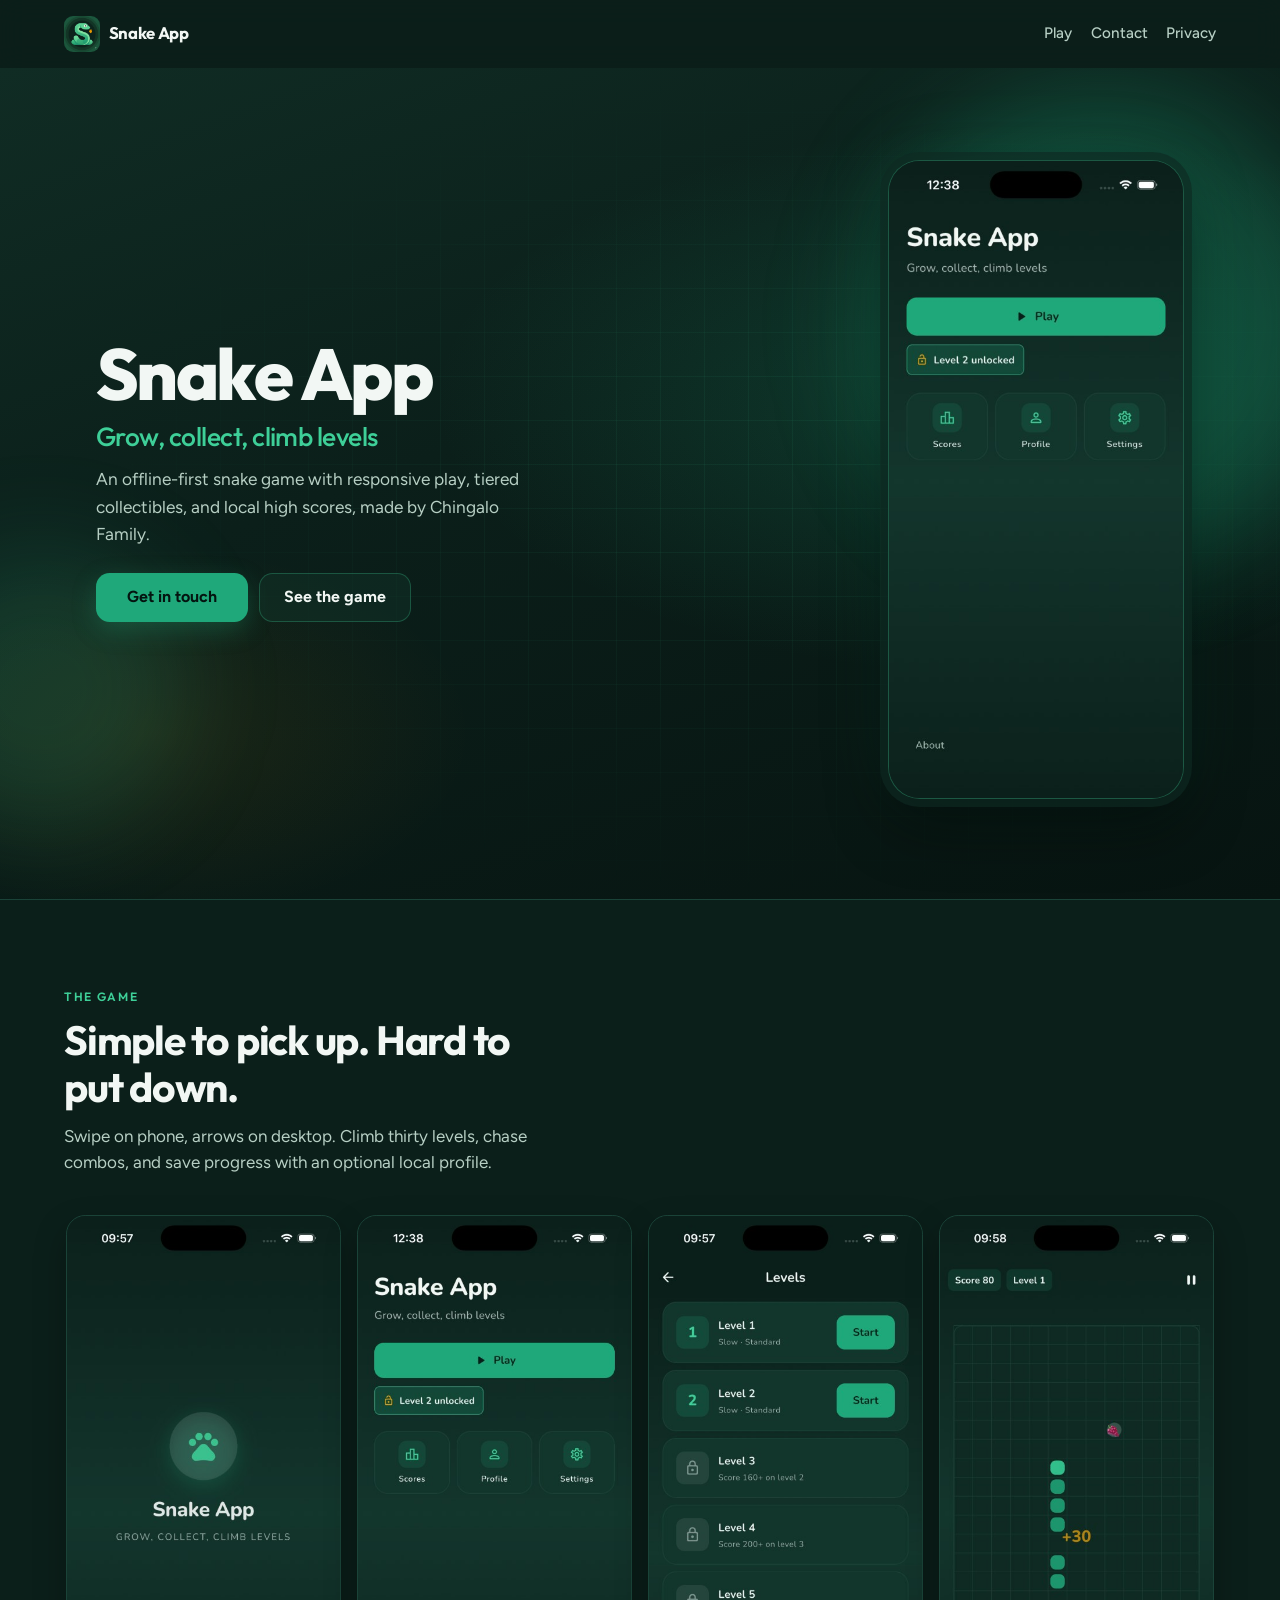
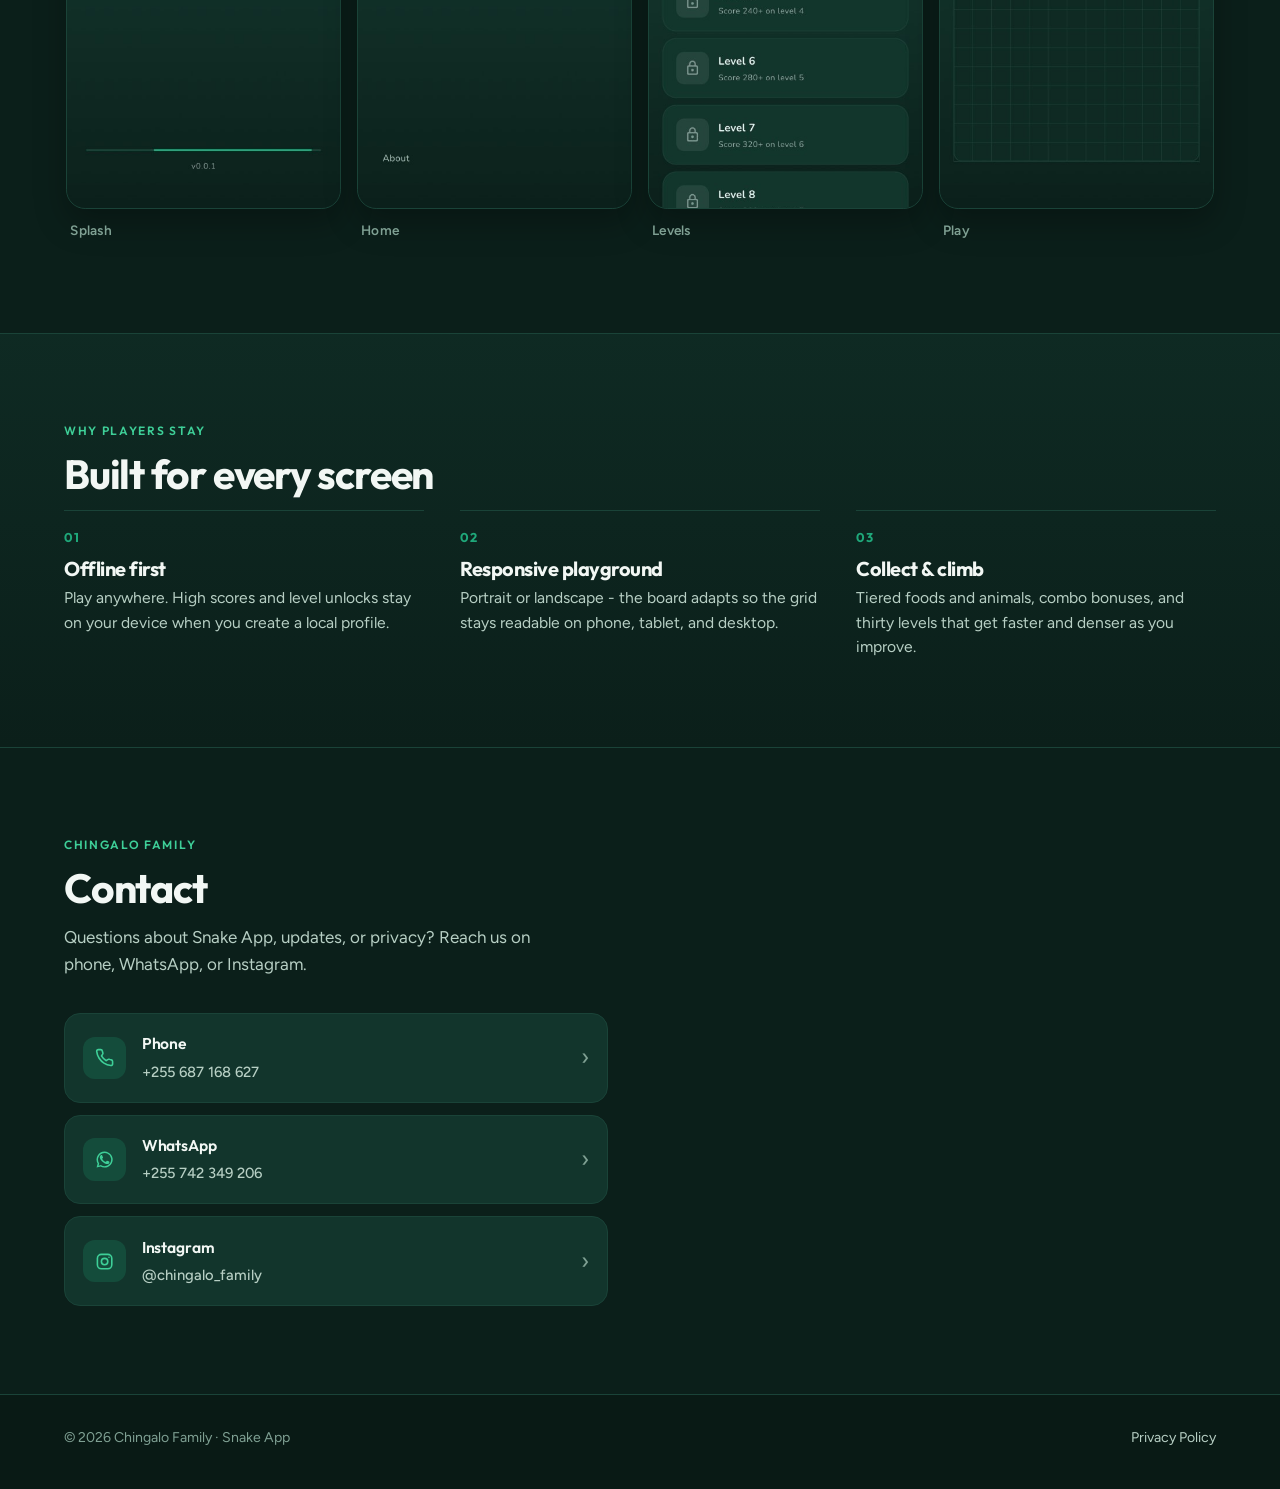
<file: index.html>
<!DOCTYPE html>
<html lang="en">
<head>
  <meta charset="utf-8" />
  <meta name="viewport" content="width=device-width, initial-scale=1" />
  <meta name="description" content="Snake App by Chingalo Family — grow, collect, and climb levels in an offline-first snake game for every screen." />
  <meta name="theme-color" content="#0B1F1A" />
  <meta property="og:title" content="Snake App" />
  <meta property="og:description" content="Grow, collect, climb levels — an engaging offline snake game by Chingalo Family." />
  <meta property="og:image" content="assets/app-icon.png" />
  <title>Snake App</title>
  <link rel="icon" href="assets/app-icon.png" type="image/png" />
  <link rel="apple-touch-icon" href="assets/app-icon.png" />
  <link rel="preconnect" href="https://fonts.googleapis.com" />
  <link rel="preconnect" href="https://fonts.gstatic.com" crossorigin />
  <link href="https://fonts.googleapis.com/css2?family=Figtree:wght@400;500;600;700&family=Outfit:wght@500;600;700;800&display=swap" rel="stylesheet" />
  <link rel="stylesheet" href="css/styles.css" />
</head>
<body>
  <a class="skip-link" href="#main">Skip to content</a>

  <header class="site-header">
    <div class="site-header__inner">
      <a class="brand-lockup" href="index.html" aria-label="Snake App home">
        <img src="assets/app-icon.png" width="36" height="36" alt="" />
        Snake App
      </a>
      <nav class="nav-links" aria-label="Primary">
        <a href="#play">Play</a>
        <a href="#contact">Contact</a>
        <a href="privacy.html">Privacy</a>
      </nav>
    </div>
  </header>

  <main id="main">
    <section class="hero" aria-label="Introduction">
      <div class="hero__atmosphere" aria-hidden="true">
        <div class="hero__grid"></div>
        <div class="hero__glow hero__glow--a"></div>
        <div class="hero__glow hero__glow--b"></div>
      </div>
      <div class="hero__content">
        <div class="hero__copy">
          <p class="hero__brand">Snake App</p>
          <h1 class="hero__headline">Grow, collect, climb levels</h1>
          <p class="hero__lede">
            An offline-first snake game with responsive play, tiered collectibles, and local high scores, made by Chingalo Family.
          </p>
          <div class="cta-row">
            <a class="btn btn--primary" href="#contact">Get in touch</a>
            <a class="btn btn--ghost" href="#play">See the game</a>
          </div>
        </div>
        <div class="hero__device" aria-hidden="true">
          <div class="device">
            <img src="assets/screenshots/home.png" alt="" />
          </div>
        </div>
      </div>
    </section>

    <section class="section" id="play">
      <div class="section__inner">
        <p class="section__eyebrow reveal">The game</p>
        <h2 class="section__title reveal">Simple to pick up. Hard to put down.</h2>
        <p class="section__lede reveal">
          Swipe on phone, arrows on desktop. Climb thirty levels, chase combos, and save progress with an optional local profile.
        </p>
        <div class="shot-rail reveal" aria-label="App screenshots">
          <figure>
            <div class="shot-frame">
              <img src="assets/screenshots/splash.png" alt="Snake App splash branding" loading="lazy" />
            </div>
            <figcaption>Splash</figcaption>
          </figure>
          <figure>
            <div class="shot-frame">
              <img src="assets/screenshots/home.png" alt="Snake App home screen with Play and navigation" loading="lazy" />
            </div>
            <figcaption>Home</figcaption>
          </figure>
          <figure>
            <div class="shot-frame">
              <img src="assets/screenshots/levels.png" alt="Level select list with unlock requirements" loading="lazy" />
            </div>
            <figcaption>Levels</figcaption>
          </figure>
          <figure>
            <div class="shot-frame">
              <img src="assets/screenshots/play.png" alt="Gameplay board with score and snake" loading="lazy" />
            </div>
            <figcaption>Play</figcaption>
          </figure>
        </div>
      </div>
    </section>

    <section class="section section--raised" id="features">
      <div class="section__inner">
        <p class="section__eyebrow reveal">Why players stay</p>
        <h2 class="section__title reveal">Built for every screen</h2>
        <ul class="feature-list">
          <li class="reveal">
            <span class="feature-list__index" aria-hidden="true">01</span>
            <h3>Offline first</h3>
            <p>Play anywhere. High scores and level unlocks stay on your device when you create a local profile.</p>
          </li>
          <li class="reveal">
            <span class="feature-list__index" aria-hidden="true">02</span>
            <h3>Responsive playground</h3>
            <p>Portrait or landscape - the board adapts so the grid stays readable on phone, tablet, and desktop.</p>
          </li>
          <li class="reveal">
            <span class="feature-list__index" aria-hidden="true">03</span>
            <h3>Collect &amp; climb</h3>
            <p>Tiered foods and animals, combo bonuses, and thirty levels that get faster and denser as you improve.</p>
          </li>
        </ul>
      </div>
    </section>

    <section class="section" id="contact">
      <div class="section__inner">
        <p class="section__eyebrow reveal">Chingalo Family</p>
        <h2 class="section__title reveal">Contact</h2>
        <p class="section__lede reveal">
          Questions about Snake App, updates, or privacy? Reach us on phone, WhatsApp, or Instagram.
        </p>
        <div class="contact-actions reveal">
          <a class="contact-link" href="tel:+255687168627">
            <span class="contact-link__icon" aria-hidden="true">
              <svg viewBox="0 0 24 24" width="20" height="20" fill="none" stroke="currentColor" stroke-width="2" stroke-linecap="round" stroke-linejoin="round">
                <path d="M22 16.92v3a2 2 0 0 1-2.18 2 19.79 19.79 0 0 1-8.63-3.07 19.5 19.5 0 0 1-6-6A19.79 19.79 0 0 1 2.12 4.18 2 2 0 0 1 4.11 2h3a2 2 0 0 1 2 1.72c.13.81.36 1.6.68 2.35a2 2 0 0 1-.45 2.11L8.09 9.91a16 16 0 0 0 6 6l1.73-1.25a2 2 0 0 1 2.11-.45c.75.32 1.54.55 2.35.68A2 2 0 0 1 22 16.92z"/>
              </svg>
            </span>
            <span class="contact-link__text">
              <strong>Phone</strong>
              <span>+255 687 168 627</span>
            </span>
            <span class="contact-link__chevron" aria-hidden="true">›</span>
          </a>
          <a class="contact-link" href="https://wa.me/255742349206" target="_blank" rel="noopener noreferrer">
            <span class="contact-link__icon" aria-hidden="true">
              <svg viewBox="0 0 24 24" width="20" height="20" fill="currentColor">
                <path d="M17.47 14.38c-.3-.15-1.77-.87-2.04-.97-.27-.1-.47-.15-.67.15-.2.3-.77.97-.95 1.17-.17.2-.35.22-.65.07-.3-.15-1.26-.46-2.4-1.48-.89-.79-1.49-1.77-1.66-2.07-.17-.3-.02-.46.13-.61.13-.13.3-.35.45-.52.15-.17.2-.3.3-.5.1-.2.05-.37-.02-.52-.07-.15-.67-1.62-.92-2.22-.24-.58-.49-.5-.67-.51h-.57c-.2 0-.52.07-.79.37-.27.3-1.04 1.02-1.04 2.48s1.07 2.88 1.22 3.08c.15.2 2.1 3.2 5.08 4.49.71.31 1.26.49 1.69.63.71.23 1.36.2 1.87.12.57-.09 1.77-.72 2.02-1.42.25-.7.25-1.3.17-1.42-.07-.12-.27-.2-.57-.35z"/>
                <path d="M12 2a10 10 0 0 0-8.66 15.01L2 22l5.11-1.34A10 10 0 1 0 12 2zm0 18.2a8.2 8.2 0 0 1-4.18-1.14l-.3-.18-3.03.8.81-2.95-.2-.31A8.2 8.2 0 1 1 12 20.2z"/>
              </svg>
            </span>
            <span class="contact-link__text">
              <strong>WhatsApp</strong>
              <span>+255 742 349 206</span>
            </span>
            <span class="contact-link__chevron" aria-hidden="true">›</span>
          </a>
          <a class="contact-link" href="https://www.instagram.com/chingalo_family/" target="_blank" rel="noopener noreferrer">
            <span class="contact-link__icon" aria-hidden="true">
              <svg viewBox="0 0 24 24" width="20" height="20" fill="none" stroke="currentColor" stroke-width="2" stroke-linecap="round" stroke-linejoin="round">
                <rect x="3" y="3" width="18" height="18" rx="5"/>
                <circle cx="12" cy="12" r="4"/>
                <circle cx="17.5" cy="6.5" r="1" fill="currentColor" stroke="none"/>
              </svg>
            </span>
            <span class="contact-link__text">
              <strong>Instagram</strong>
              <span>@chingalo_family</span>
            </span>
            <span class="contact-link__chevron" aria-hidden="true">›</span>
          </a>
        </div>
      </div>
    </section>
  </main>

  <footer class="site-footer">
    <div class="site-footer__inner">
      <p>© <span id="year"></span> Chingalo Family · Snake App</p>
      <p>
        <a href="privacy.html">Privacy Policy</a>
      </p>
    </div>
  </footer>

  <script>
    document.getElementById("year").textContent = String(new Date().getFullYear());
  </script>
  <script src="js/main.js" defer></script>
</body>
</html>
</file>
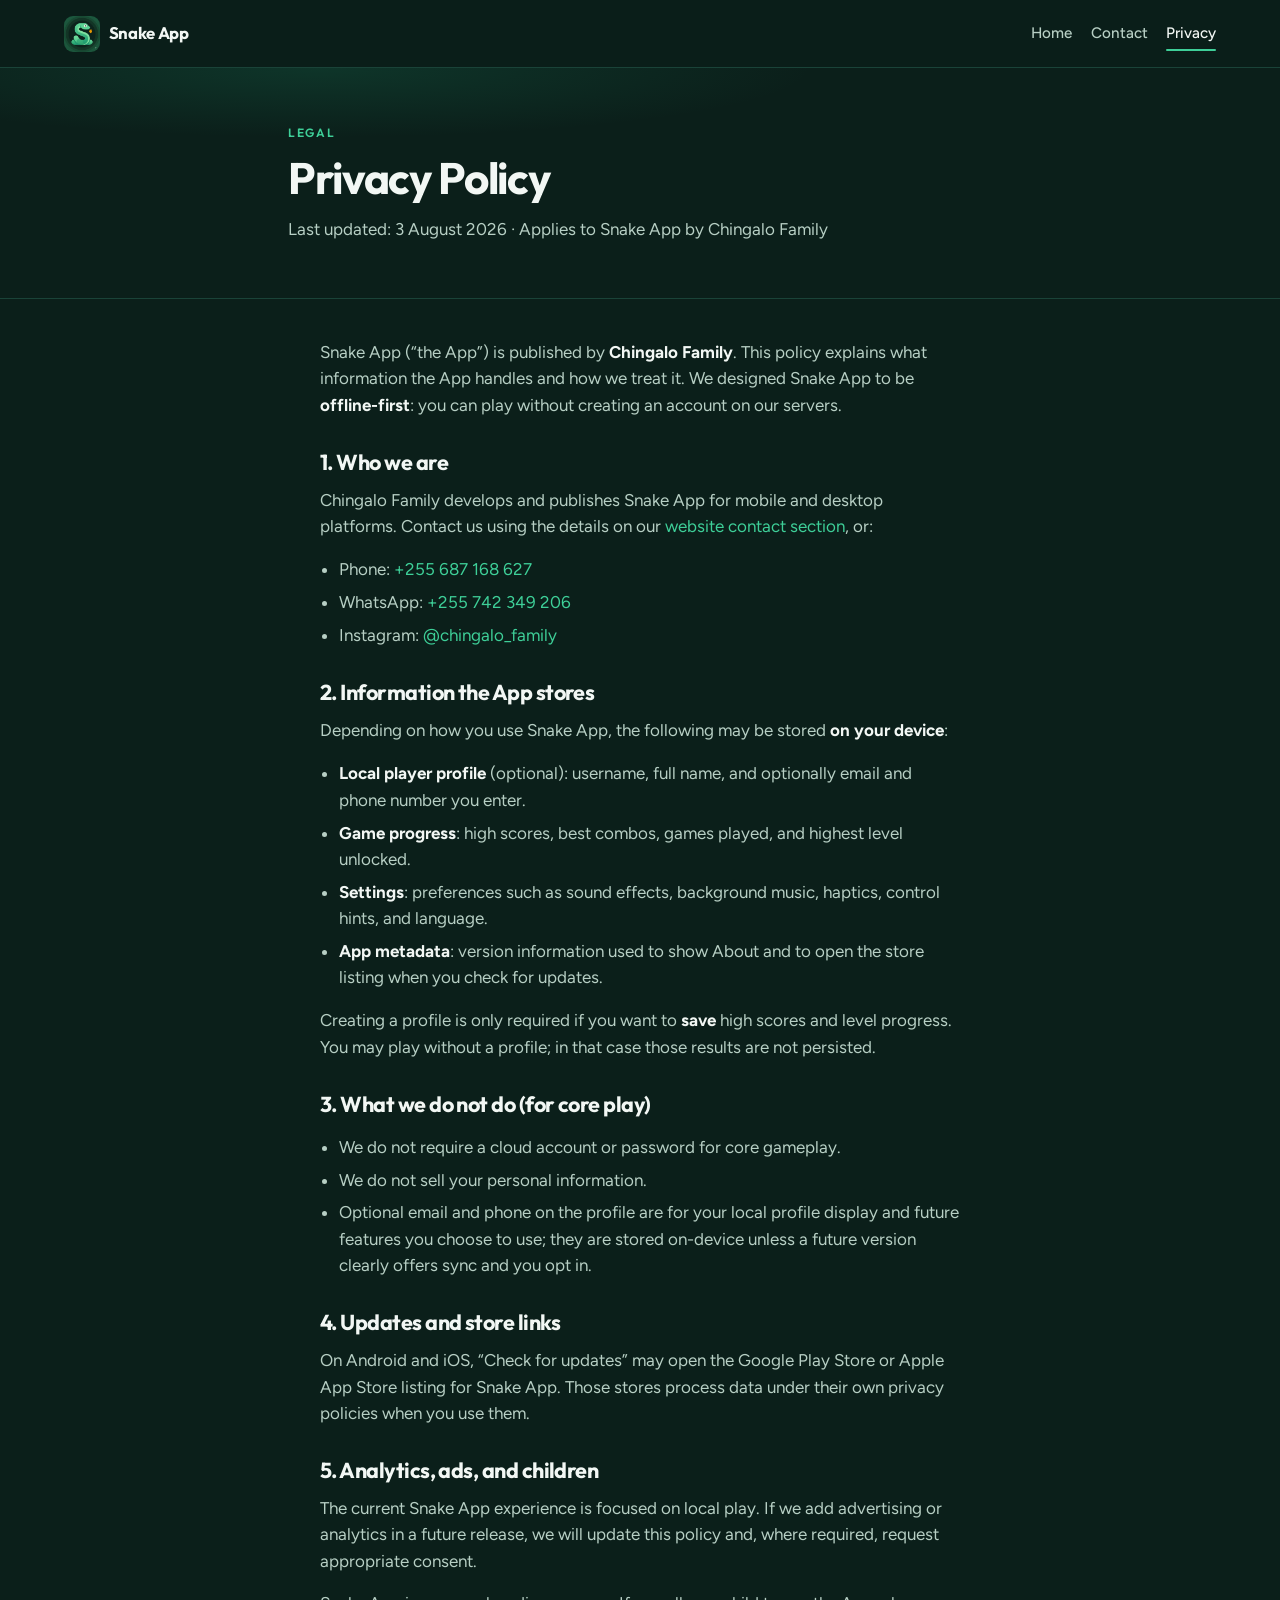
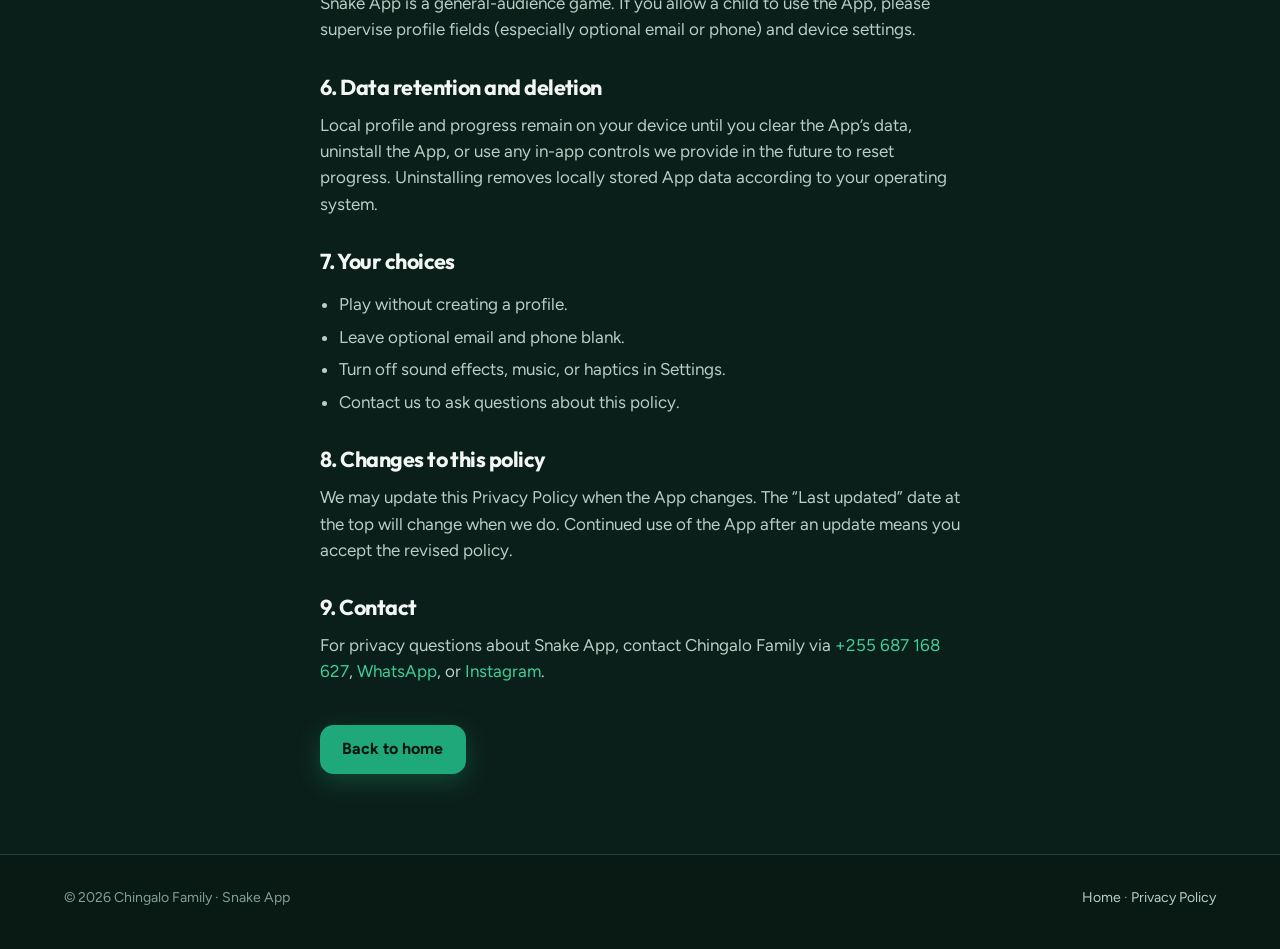
<file: privacy.html>
<!DOCTYPE html>
<html lang="en">
<head>
  <meta charset="utf-8" />
  <meta name="viewport" content="width=device-width, initial-scale=1" />
  <meta name="description" content="Privacy Policy for Snake App by Chingalo Family." />
  <meta name="theme-color" content="#0B1F1A" />
  <title>Privacy Policy — Snake App</title>
  <link rel="icon" href="assets/app-icon.png" type="image/png" />
  <link rel="apple-touch-icon" href="assets/app-icon.png" />
  <link rel="preconnect" href="https://fonts.googleapis.com" />
  <link rel="preconnect" href="https://fonts.gstatic.com" crossorigin />
  <link href="https://fonts.googleapis.com/css2?family=Figtree:wght@400;500;600;700&family=Outfit:wght@500;600;700;800&display=swap" rel="stylesheet" />
  <link rel="stylesheet" href="css/styles.css" />
</head>
<body>
  <a class="skip-link" href="#main">Skip to content</a>

  <header class="site-header site-header--page">
    <div class="site-header__inner">
      <a class="brand-lockup" href="index.html">
        <img src="assets/app-icon.png" width="36" height="36" alt="" />
        Snake App
      </a>
      <nav class="nav-links" aria-label="Primary">
        <a href="index.html">Home</a>
        <a href="index.html#contact">Contact</a>
        <a href="privacy.html" aria-current="page">Privacy</a>
      </nav>
    </div>
  </header>

  <main id="main">
    <div class="page-hero">
      <div class="section__inner">
        <p class="section__eyebrow">Legal</p>
        <h1 class="section__title">Privacy Policy</h1>
        <p class="meta">Last updated: 3 August 2026 · Applies to Snake App by Chingalo Family</p>
      </div>
    </div>

    <article class="prose">
      <p>
        Snake App (“the App”) is published by <strong>Chingalo Family</strong>. This policy explains what information the App handles and how we treat it.
        We designed Snake App to be <strong>offline-first</strong>: you can play without creating an account on our servers.
      </p>

      <h2>1. Who we are</h2>
      <p>
        Chingalo Family develops and publishes Snake App for mobile and desktop platforms.
        Contact us using the details on our <a href="index.html#contact">website contact section</a>, or:
      </p>
      <ul>
        <li>Phone: <a href="tel:+255687168627">+255 687 168 627</a></li>
        <li>WhatsApp: <a href="https://wa.me/255742349206" target="_blank" rel="noopener noreferrer">+255 742 349 206</a></li>
        <li>Instagram: <a href="https://www.instagram.com/chingalo_family/" target="_blank" rel="noopener noreferrer">@chingalo_family</a></li>
      </ul>

      <h2>2. Information the App stores</h2>
      <p>Depending on how you use Snake App, the following may be stored <strong>on your device</strong>:</p>
      <ul>
        <li><strong>Local player profile</strong> (optional): username, full name, and optionally email and phone number you enter.</li>
        <li><strong>Game progress</strong>: high scores, best combos, games played, and highest level unlocked.</li>
        <li><strong>Settings</strong>: preferences such as sound effects, background music, haptics, control hints, and language.</li>
        <li><strong>App metadata</strong>: version information used to show About and to open the store listing when you check for updates.</li>
      </ul>
      <p>
        Creating a profile is only required if you want to <strong>save</strong> high scores and level progress.
        You may play without a profile; in that case those results are not persisted.
      </p>

      <h2>3. What we do not do (for core play)</h2>
      <ul>
        <li>We do not require a cloud account or password for core gameplay.</li>
        <li>We do not sell your personal information.</li>
        <li>Optional email and phone on the profile are for your local profile display and future features you choose to use; they are stored on-device unless a future version clearly offers sync and you opt in.</li>
      </ul>

      <h2>4. Updates and store links</h2>
      <p>
        On Android and iOS, “Check for updates” may open the Google Play Store or Apple App Store listing for Snake App.
        Those stores process data under their own privacy policies when you use them.
      </p>

      <h2>5. Analytics, ads, and children</h2>
      <p>
        The current Snake App experience is focused on local play. If we add advertising or analytics in a future release,
        we will update this policy and, where required, request appropriate consent.
      </p>
      <p>
        Snake App is a general-audience game. If you allow a child to use the App, please supervise profile fields
        (especially optional email or phone) and device settings.
      </p>

      <h2>6. Data retention and deletion</h2>
      <p>
        Local profile and progress remain on your device until you clear the App’s data, uninstall the App,
        or use any in-app controls we provide in the future to reset progress.
        Uninstalling removes locally stored App data according to your operating system.
      </p>

      <h2>7. Your choices</h2>
      <ul>
        <li>Play without creating a profile.</li>
        <li>Leave optional email and phone blank.</li>
        <li>Turn off sound effects, music, or haptics in Settings.</li>
        <li>Contact us to ask questions about this policy.</li>
      </ul>

      <h2>8. Changes to this policy</h2>
      <p>
        We may update this Privacy Policy when the App changes. The “Last updated” date at the top will change when we do.
        Continued use of the App after an update means you accept the revised policy.
      </p>

      <h2>9. Contact</h2>
      <p>
        For privacy questions about Snake App, contact Chingalo Family via
        <a href="tel:+255687168627">+255 687 168 627</a>,
        <a href="https://wa.me/255742349206" target="_blank" rel="noopener noreferrer">WhatsApp</a>,
        or <a href="https://www.instagram.com/chingalo_family/" target="_blank" rel="noopener noreferrer">Instagram</a>.
      </p>

      <p style="margin-top: 2.5rem;">
        <a class="btn btn--primary" href="index.html">Back to home</a>
      </p>
    </article>
  </main>

  <footer class="site-footer">
    <div class="site-footer__inner">
      <p>© <span id="year"></span> Chingalo Family · Snake App</p>
      <p><a href="index.html">Home</a> · <a href="privacy.html">Privacy Policy</a></p>
    </div>
  </footer>

  <script>
    document.getElementById("year").textContent = String(new Date().getFullYear());
  </script>
</body>
</html>
</file>
<file: css/styles.css>
/* Snake App marketing site — nature-arcade theme */
:root {
  --brand-primary: #1fa87a;
  --brand-primary-dark: #14825c;
  --brand-primary-light: #3ecf98;
  --brand-secondary: #f0a202;
  --bg: #0b1f1a;
  --bg-raised: #12352c;
  --bg-board: #0f2a23;
  --bg-soft: #0e2821;
  --grid-line: #1a4338;
  --grid-line-soft: rgba(62, 207, 152, 0.12);
  --text: #f2f7f4;
  --text-secondary: #b7cfc4;
  --text-muted: #7fa093;
  --radius: 1rem;
  --max: 72rem;
  --font-display: "Outfit", system-ui, sans-serif;
  --font-body: "Figtree", system-ui, sans-serif;
  --header-h: 3.75rem;
  --page-x: clamp(1rem, 3.5vw, 2rem);
  --section-y: clamp(3.25rem, 7vw, 5.5rem);
  --ease-out: cubic-bezier(0.22, 1, 0.36, 1);
}

*,
*::before,
*::after {
  box-sizing: border-box;
}

html {
  scroll-behavior: smooth;
  -webkit-text-size-adjust: 100%;
}

body {
  margin: 0;
  min-height: 100vh;
  font-family: var(--font-body);
  font-size: clamp(1rem, 0.96rem + 0.2vw, 1.0625rem);
  line-height: 1.55;
  color: var(--text);
  background: var(--bg);
  -webkit-font-smoothing: antialiased;
  overflow-x: hidden;
}

img {
  max-width: 100%;
  height: auto;
  display: block;
}

a {
  color: var(--brand-primary-light);
  text-decoration: none;
}

a:hover {
  text-decoration: underline;
}

h1,
h2,
h3 {
  font-family: var(--font-display);
  font-weight: 700;
  line-height: 1.15;
  letter-spacing: -0.025em;
  margin: 0 0 0.75rem;
  overflow-wrap: anywhere;
}

p {
  margin: 0 0 1rem;
  color: var(--text-secondary);
}

.skip-link {
  position: absolute;
  left: -999px;
  top: 0;
  background: var(--brand-primary);
  color: var(--bg);
  padding: 0.5rem 1rem;
  z-index: 100;
}

.skip-link:focus {
  left: 1rem;
  top: 1rem;
}

/* —— Header —— */
.site-header {
  position: sticky;
  top: 0;
  z-index: 40;
  min-height: var(--header-h);
  display: flex;
  align-items: center;
  padding:
    max(0.55rem, env(safe-area-inset-top))
    max(var(--page-x), env(safe-area-inset-right))
    0.55rem
    max(var(--page-x), env(safe-area-inset-left));
  background: rgba(11, 31, 26, 0.82);
  backdrop-filter: blur(14px);
  -webkit-backdrop-filter: blur(14px);
  border-bottom: 1px solid transparent;
  transition: border-color 0.25s ease, background 0.25s ease;
}

.site-header.is-scrolled {
  border-bottom-color: var(--grid-line);
  background: rgba(11, 31, 26, 0.94);
}

.site-header__inner {
  width: 100%;
  max-width: var(--max);
  margin: 0 auto;
  display: flex;
  align-items: center;
  justify-content: space-between;
  gap: 0.75rem;
}

.brand-lockup {
  display: inline-flex;
  align-items: center;
  gap: 0.55rem;
  color: var(--text);
  text-decoration: none;
  font-family: var(--font-display);
  font-weight: 700;
  font-size: clamp(0.95rem, 2.5vw, 1.05rem);
  letter-spacing: -0.02em;
  flex-shrink: 0;
}

.brand-lockup:hover {
  text-decoration: none;
  color: var(--brand-primary-light);
}

.brand-lockup img {
  width: clamp(30px, 8vw, 36px);
  height: clamp(30px, 8vw, 36px);
  border-radius: 9px;
}

.nav-links {
  display: flex;
  align-items: center;
  flex-wrap: wrap;
  justify-content: flex-end;
  gap: 0.15rem 0.85rem;
  font-size: clamp(0.84rem, 2.2vw, 0.95rem);
  font-weight: 500;
}

.nav-links a {
  color: var(--text-secondary);
  text-decoration: none;
  padding: 0.35rem 0;
  position: relative;
}

.nav-links a::after {
  content: "";
  position: absolute;
  left: 0;
  right: 0;
  bottom: 0;
  height: 2px;
  border-radius: 2px;
  background: var(--brand-primary-light);
  transform: scaleX(0);
  transform-origin: left;
  transition: transform 0.25s var(--ease-out);
}

.nav-links a:hover,
.nav-links a[aria-current="page"] {
  color: var(--text);
  text-decoration: none;
}

.nav-links a:hover::after,
.nav-links a[aria-current="page"]::after {
  transform: scaleX(1);
}

/* —— Hero —— */
.hero {
  position: relative;
  min-height: auto;
  display: flex;
  align-items: center;
  overflow: hidden;
  isolation: isolate;
  border-bottom: 1px solid var(--grid-line);
}

.hero__atmosphere {
  position: absolute;
  inset: 0;
  z-index: -1;
  background:
    radial-gradient(ellipse 80% 60% at 78% 40%, rgba(31, 168, 122, 0.22), transparent 55%),
    radial-gradient(ellipse 50% 45% at 12% 80%, rgba(240, 162, 2, 0.08), transparent 50%),
    linear-gradient(160deg, #102c24 0%, var(--bg) 42%, #071411 100%);
}

.hero__grid {
  position: absolute;
  inset: 0;
  opacity: 0.55;
  background-image:
    linear-gradient(var(--grid-line-soft) 1px, transparent 1px),
    linear-gradient(90deg, var(--grid-line-soft) 1px, transparent 1px);
  background-size: clamp(28px, 5vw, 44px) clamp(28px, 5vw, 44px);
  mask-image: radial-gradient(ellipse 75% 70% at 60% 50%, #000 15%, transparent 72%);
  -webkit-mask-image: radial-gradient(ellipse 75% 70% at 60% 50%, #000 15%, transparent 72%);
  animation: grid-pulse 10s ease-in-out infinite alternate;
}

.hero__glow {
  position: absolute;
  border-radius: 50%;
  filter: blur(48px);
  pointer-events: none;
}

.hero__glow--a {
  width: min(55vw, 30rem);
  height: min(55vw, 30rem);
  top: 2%;
  right: -5%;
  background: rgba(31, 168, 122, 0.28);
  animation: glow-drift 14s ease-in-out infinite alternate;
}

.hero__glow--b {
  width: min(40vw, 18rem);
  height: min(40vw, 18rem);
  bottom: 8%;
  left: -8%;
  background: rgba(62, 207, 152, 0.14);
  animation: glow-drift 11s ease-in-out infinite alternate-reverse;
}

.hero__content {
  width: 100%;
  max-width: var(--max);
  margin: 0 auto;
  padding:
    clamp(2rem, 5vw, 3.5rem)
    var(--page-x)
    clamp(2.5rem, 6vw, 4rem);
  display: grid;
  gap: clamp(1.75rem, 4vw, 3rem);
  align-items: center;
  justify-items: start;
  animation: fade-up 0.85s var(--ease-out) both;
}

.hero__copy {
  width: 100%;
  max-width: 36rem;
}

.hero__brand {
  font-family: var(--font-display);
  font-size: clamp(2.35rem, 9vw, 4.5rem);
  font-weight: 800;
  letter-spacing: -0.035em;
  line-height: 1.02;
  margin: 0 0 0.75rem;
  color: var(--text);
}

.hero__headline {
  font-family: var(--font-display);
  font-size: clamp(1.15rem, 3.2vw, 1.65rem);
  font-weight: 500;
  letter-spacing: -0.02em;
  color: var(--brand-primary-light);
  max-width: 24ch;
  margin: 0 0 0.85rem;
}

.hero__lede {
  max-width: 40ch;
  font-size: clamp(0.98rem, 2.2vw, 1.08rem);
  line-height: 1.6;
  margin-bottom: 1.5rem;
  color: var(--text-secondary);
}

.hero__device {
  display: flex;
  justify-content: center;
  align-items: center;
  width: 100%;
}

.device {
  width: min(100%, 13.5rem);
  border-radius: clamp(1.35rem, 3vw, 2rem);
  overflow: hidden;
  border: 1px solid rgba(62, 207, 152, 0.28);
  background: var(--bg-board);
  box-shadow:
    0 0 0 6px rgba(15, 42, 35, 0.65),
    0 22px 48px rgba(0, 0, 0, 0.4),
    0 0 60px rgba(31, 168, 122, 0.1);
  animation: device-in 1s var(--ease-out) 0.15s both;
}

.device img {
  width: 100%;
  aspect-ratio: 9 / 19.5;
  object-fit: cover;
  object-position: top center;
}

.cta-row {
  display: flex;
  flex-wrap: wrap;
  gap: 0.7rem;
  width: 100%;
}

.btn {
  display: inline-flex;
  align-items: center;
  justify-content: center;
  gap: 0.45rem;
  min-height: 3rem;
  padding: 0.7rem 1.25rem;
  border-radius: 0.85rem;
  font-family: var(--font-body);
  font-weight: 700;
  font-size: 0.98rem;
  border: none;
  cursor: pointer;
  text-decoration: none;
  transition: transform 0.2s var(--ease-out), background 0.2s ease, color 0.2s ease, box-shadow 0.2s ease, border-color 0.2s ease;
}

.btn:hover {
  text-decoration: none;
  transform: translateY(-2px);
}

.btn:active {
  transform: translateY(0);
}

.btn--primary {
  background: var(--brand-primary);
  color: #041410;
  box-shadow: 0 8px 24px rgba(31, 168, 122, 0.28);
}

.btn--primary:hover {
  background: var(--brand-primary-light);
  color: #041410;
  box-shadow: 0 10px 28px rgba(62, 207, 152, 0.32);
}

.btn--ghost {
  background: rgba(18, 53, 44, 0.45);
  color: var(--text);
  border: 1px solid rgba(62, 207, 152, 0.28);
}

.btn--ghost:hover {
  border-color: rgba(62, 207, 152, 0.6);
  color: var(--brand-primary-light);
  background: rgba(31, 168, 122, 0.1);
}

/* —— Sections —— */
.section {
  padding: var(--section-y) var(--page-x);
}

.section__inner {
  max-width: var(--max);
  margin: 0 auto;
}

.section__eyebrow {
  font-family: var(--font-display);
  font-size: 0.75rem;
  font-weight: 600;
  letter-spacing: 0.14em;
  text-transform: uppercase;
  color: var(--brand-primary-light);
  margin-bottom: 0.65rem;
}

.section__title {
  font-size: clamp(1.65rem, 4.5vw, 2.55rem);
  letter-spacing: -0.03em;
  max-width: 18ch;
}

.section__lede {
  max-width: 44ch;
  margin-bottom: clamp(1.5rem, 3vw, 2.25rem);
}

.section--raised {
  background:
    linear-gradient(180deg, rgba(18, 53, 44, 0.5) 0%, rgba(11, 31, 26, 0.15) 100%);
  border-block: 1px solid var(--grid-line);
}

.feature-list {
  list-style: none;
  margin: 0;
  padding: 0;
  display: grid;
  gap: 1.5rem;
}

.feature-list li {
  padding-top: 1.1rem;
  border-top: 1px solid var(--grid-line);
}

.feature-list__index {
  display: block;
  font-family: var(--font-display);
  font-size: 0.8rem;
  font-weight: 700;
  letter-spacing: 0.08em;
  color: var(--brand-primary);
  margin-bottom: 0.55rem;
}

.feature-list h3 {
  font-size: clamp(1.1rem, 2.5vw, 1.25rem);
  margin-bottom: 0.4rem;
}

.feature-list p {
  margin: 0;
  font-size: 0.98rem;
}

/* Screens rail */
.shot-rail {
  display: grid;
  gap: 1rem;
  grid-auto-flow: column;
  grid-auto-columns: minmax(9.75rem, 12.5rem);
  overflow-x: auto;
  overscroll-behavior-x: contain;
  padding: 0.25rem 0 1rem;
  margin-inline: calc(var(--page-x) * -1);
  padding-inline: var(--page-x);
  scroll-snap-type: x mandatory;
  -webkit-overflow-scrolling: touch;
  scrollbar-width: thin;
  scrollbar-color: var(--grid-line) transparent;
}

.shot-rail::-webkit-scrollbar {
  height: 6px;
}

.shot-rail::-webkit-scrollbar-thumb {
  background: var(--grid-line);
  border-radius: 999px;
}

.shot-rail figure {
  margin: 0;
  scroll-snap-align: start;
  transition: transform 0.35s var(--ease-out);
}

@media (hover: hover) and (pointer: fine) {
  .shot-rail figure:hover {
    transform: translateY(-6px);
  }

  .shot-rail figure:hover .shot-frame {
    border-color: rgba(62, 207, 152, 0.45);
    box-shadow:
      0 0 0 1px rgba(62, 207, 152, 0.12) inset,
      0 22px 48px rgba(0, 0, 0, 0.35);
  }
}

.shot-frame {
  border-radius: 1.2rem;
  overflow: hidden;
  border: 1px solid var(--grid-line);
  background: var(--bg-board);
  box-shadow:
    0 0 0 1px rgba(255, 255, 255, 0.03) inset,
    0 14px 32px rgba(0, 0, 0, 0.28);
  transition: border-color 0.35s ease, box-shadow 0.35s ease;
}

.shot-rail img {
  width: 100%;
  aspect-ratio: 9 / 19.5;
  object-fit: cover;
  object-position: top center;
}

.shot-rail figcaption {
  padding: 0.7rem 0.25rem 0;
  font-size: 0.85rem;
  font-weight: 600;
  color: var(--text-muted);
  letter-spacing: 0.02em;
}

/* Contact */
.contact-actions {
  display: flex;
  flex-direction: column;
  gap: 0.75rem;
  max-width: 32rem;
  width: 100%;
}

.contact-link {
  display: flex;
  align-items: center;
  gap: 0.85rem;
  padding: 1rem 1rem;
  border-radius: var(--radius);
  background: var(--bg-raised);
  border: 1px solid var(--grid-line);
  color: var(--text);
  text-decoration: none;
  transition: border-color 0.2s ease, transform 0.2s var(--ease-out), background 0.2s ease, box-shadow 0.2s ease;
}

.contact-link:hover {
  text-decoration: none;
  border-color: rgba(62, 207, 152, 0.55);
  background: #164038;
  transform: translateY(-2px);
  box-shadow: 0 10px 28px rgba(0, 0, 0, 0.22);
}

.contact-link__icon {
  width: 2.5rem;
  height: 2.5rem;
  border-radius: 0.75rem;
  display: inline-flex;
  align-items: center;
  justify-content: center;
  background: rgba(31, 168, 122, 0.2);
  color: var(--brand-primary-light);
  flex-shrink: 0;
  line-height: 0;
}

.contact-link__icon svg {
  width: 1.15rem;
  height: 1.15rem;
  flex-shrink: 0;
}

.contact-link__text {
  flex: 1;
  min-width: 0;
}

.contact-link__text strong {
  display: block;
  font-family: var(--font-display);
  font-size: 0.98rem;
  font-weight: 600;
  letter-spacing: -0.01em;
  color: var(--text);
  margin-bottom: 0.12rem;
}

.contact-link__text span {
  font-size: clamp(0.84rem, 2.4vw, 0.92rem);
  font-weight: 500;
  color: var(--text-secondary);
  overflow-wrap: anywhere;
}

.contact-link__chevron {
  color: var(--text-muted);
  font-size: 1.45rem;
  line-height: 1;
  flex-shrink: 0;
  transition: color 0.2s ease, transform 0.2s var(--ease-out);
}

.contact-link:hover .contact-link__chevron {
  color: var(--brand-primary-light);
  transform: translateX(3px);
}

/* Footer */
.site-footer {
  padding:
    2rem
    max(var(--page-x), env(safe-area-inset-right))
    max(2.5rem, env(safe-area-inset-bottom))
    max(var(--page-x), env(safe-area-inset-left));
  border-top: 1px solid var(--grid-line);
  background: rgba(8, 22, 18, 0.55);
}

.site-footer__inner {
  max-width: var(--max);
  margin: 0 auto;
  display: flex;
  flex-wrap: wrap;
  gap: 0.75rem 1.25rem;
  justify-content: space-between;
  align-items: center;
  color: var(--text-muted);
  font-size: 0.88rem;
}

.site-footer p {
  margin: 0;
  color: inherit;
}

.site-footer a {
  color: var(--text-secondary);
}

.site-footer a:hover {
  color: var(--brand-primary-light);
}

/* Privacy page */
.site-header--page {
  border-bottom-color: var(--grid-line);
  background: rgba(11, 31, 26, 0.95);
}

.page-hero {
  padding: clamp(2.25rem, 5vw, 3.5rem) var(--page-x) clamp(1.75rem, 4vw, 2.5rem);
  background:
    radial-gradient(ellipse 70% 55% at 25% 0%, rgba(31, 168, 122, 0.16), transparent 55%),
    var(--bg);
  border-bottom: 1px solid var(--grid-line);
}

.page-hero .section__inner {
  max-width: 44rem;
}

.page-hero .section__title {
  max-width: none;
  font-size: clamp(1.85rem, 5vw, 2.75rem);
}

.prose {
  max-width: 44rem;
  margin: 0 auto;
  padding: clamp(1.75rem, 4vw, 2.5rem) var(--page-x) clamp(3rem, 6vw, 4rem);
}

.prose h2 {
  font-size: clamp(1.15rem, 3vw, 1.35rem);
  margin-top: 2rem;
}

.prose ul {
  color: var(--text-secondary);
  padding-left: 1.2rem;
}

.prose li {
  margin-bottom: 0.4rem;
}

.prose .meta {
  font-size: 0.9rem;
  color: var(--text-muted);
  margin: 0;
}

.prose strong {
  color: var(--text);
}

/* Reveal on scroll */
.reveal {
  opacity: 0;
  transform: translateY(18px);
  transition: opacity 0.65s var(--ease-out), transform 0.65s var(--ease-out);
}

.reveal.is-visible {
  opacity: 1;
  transform: translateY(0);
}

@keyframes fade-up {
  from {
    opacity: 0;
    transform: translateY(22px);
  }
  to {
    opacity: 1;
    transform: translateY(0);
  }
}

@keyframes device-in {
  from {
    opacity: 0;
    transform: translateY(24px) scale(0.96);
  }
  to {
    opacity: 1;
    transform: translateY(0) scale(1);
  }
}

@keyframes grid-pulse {
  from {
    opacity: 0.35;
  }
  to {
    opacity: 0.75;
  }
}

@keyframes glow-drift {
  from {
    transform: translate(0, 0) scale(1);
  }
  to {
    transform: translate(-4%, 6%) scale(1.08);
  }
}

/* —— Breakpoints —— */

/* Small phones */
@media (max-width: 379px) {
  .cta-row .btn {
    width: 100%;
  }

  .nav-links {
    gap: 0.15rem 0.65rem;
  }

  .device {
    width: min(100%, 11.75rem);
    box-shadow:
      0 0 0 4px rgba(15, 42, 35, 0.65),
      0 16px 36px rgba(0, 0, 0, 0.38);
  }
}

/* Phones / large phones */
@media (min-width: 480px) {
  :root {
    --header-h: 4rem;
  }

  .device {
    width: min(100%, 14.5rem);
  }

  .shot-rail {
    grid-auto-columns: minmax(11rem, 14rem);
  }
}

/* Tablets */
@media (min-width: 640px) {
  .nav-links {
    gap: 0.35rem 1.15rem;
  }

  .cta-row .btn {
    min-width: 9.5rem;
  }

  .device {
    width: min(100%, 15.5rem);
    box-shadow:
      0 0 0 8px rgba(15, 42, 35, 0.65),
      0 28px 60px rgba(0, 0, 0, 0.45),
      0 0 80px rgba(31, 168, 122, 0.12);
  }

  .feature-list {
    grid-template-columns: repeat(2, 1fr);
    gap: 1.75rem;
  }

  .contact-link {
    padding: 1.1rem 1.15rem;
    gap: 1rem;
  }

  .contact-link__icon {
    width: 2.65rem;
    height: 2.65rem;
  }

  .contact-link__icon svg {
    width: 1.2rem;
    height: 1.2rem;
  }
}

/* Large tablets / small laptops — side-by-side hero */
@media (min-width: 768px) {
  .hero {
    min-height: calc(100svh - var(--header-h));
  }

  .hero__content {
    grid-template-columns: minmax(0, 1.1fr) minmax(0, 0.9fr);
    gap: 2.25rem;
  }

  .hero__device {
    justify-content: flex-end;
  }

  .device {
    width: min(100%, 16rem);
  }

  .shot-rail {
    grid-auto-columns: minmax(12rem, 15rem);
    margin-inline: 0;
    padding-inline: 0.15rem;
  }
}

/* Desktops */
@media (min-width: 960px) {
  :root {
    --header-h: 4.25rem;
  }

  .hero__content {
    grid-template-columns: minmax(0, 1.05fr) minmax(0, 0.95fr);
    gap: 3rem;
  }

  .device {
    width: min(100%, 17.5rem);
  }

  .feature-list {
    grid-template-columns: repeat(3, 1fr);
    gap: 2.25rem;
  }

  .shot-rail {
    grid-auto-flow: row;
    grid-template-columns: repeat(4, minmax(0, 1fr));
    grid-auto-columns: unset;
    overflow: visible;
    scroll-snap-type: none;
    padding-bottom: 0.25rem;
  }

  .btn {
    min-height: 3.1rem;
    padding: 0.7rem 1.4rem;
    font-size: 1rem;
  }
}

/* Large desktops */
@media (min-width: 1200px) {
  .hero__content {
    gap: 4rem;
  }

  .device {
    width: min(100%, 18.5rem);
  }

  .contact-actions {
    max-width: 34rem;
  }
}

/* Very large screens */
@media (min-width: 1440px) {
  :root {
    --max: 78rem;
  }

  .hero__brand {
    font-size: 4.65rem;
  }

  .device {
    width: min(100%, 19.5rem);
  }
}

@media (prefers-reduced-motion: reduce) {
  html {
    scroll-behavior: auto;
  }

  .hero__grid,
  .hero__glow,
  .device,
  .reveal,
  .hero__content {
    animation: none !important;
    transition: none !important;
    opacity: 1 !important;
    transform: none !important;
  }
}
</file>
